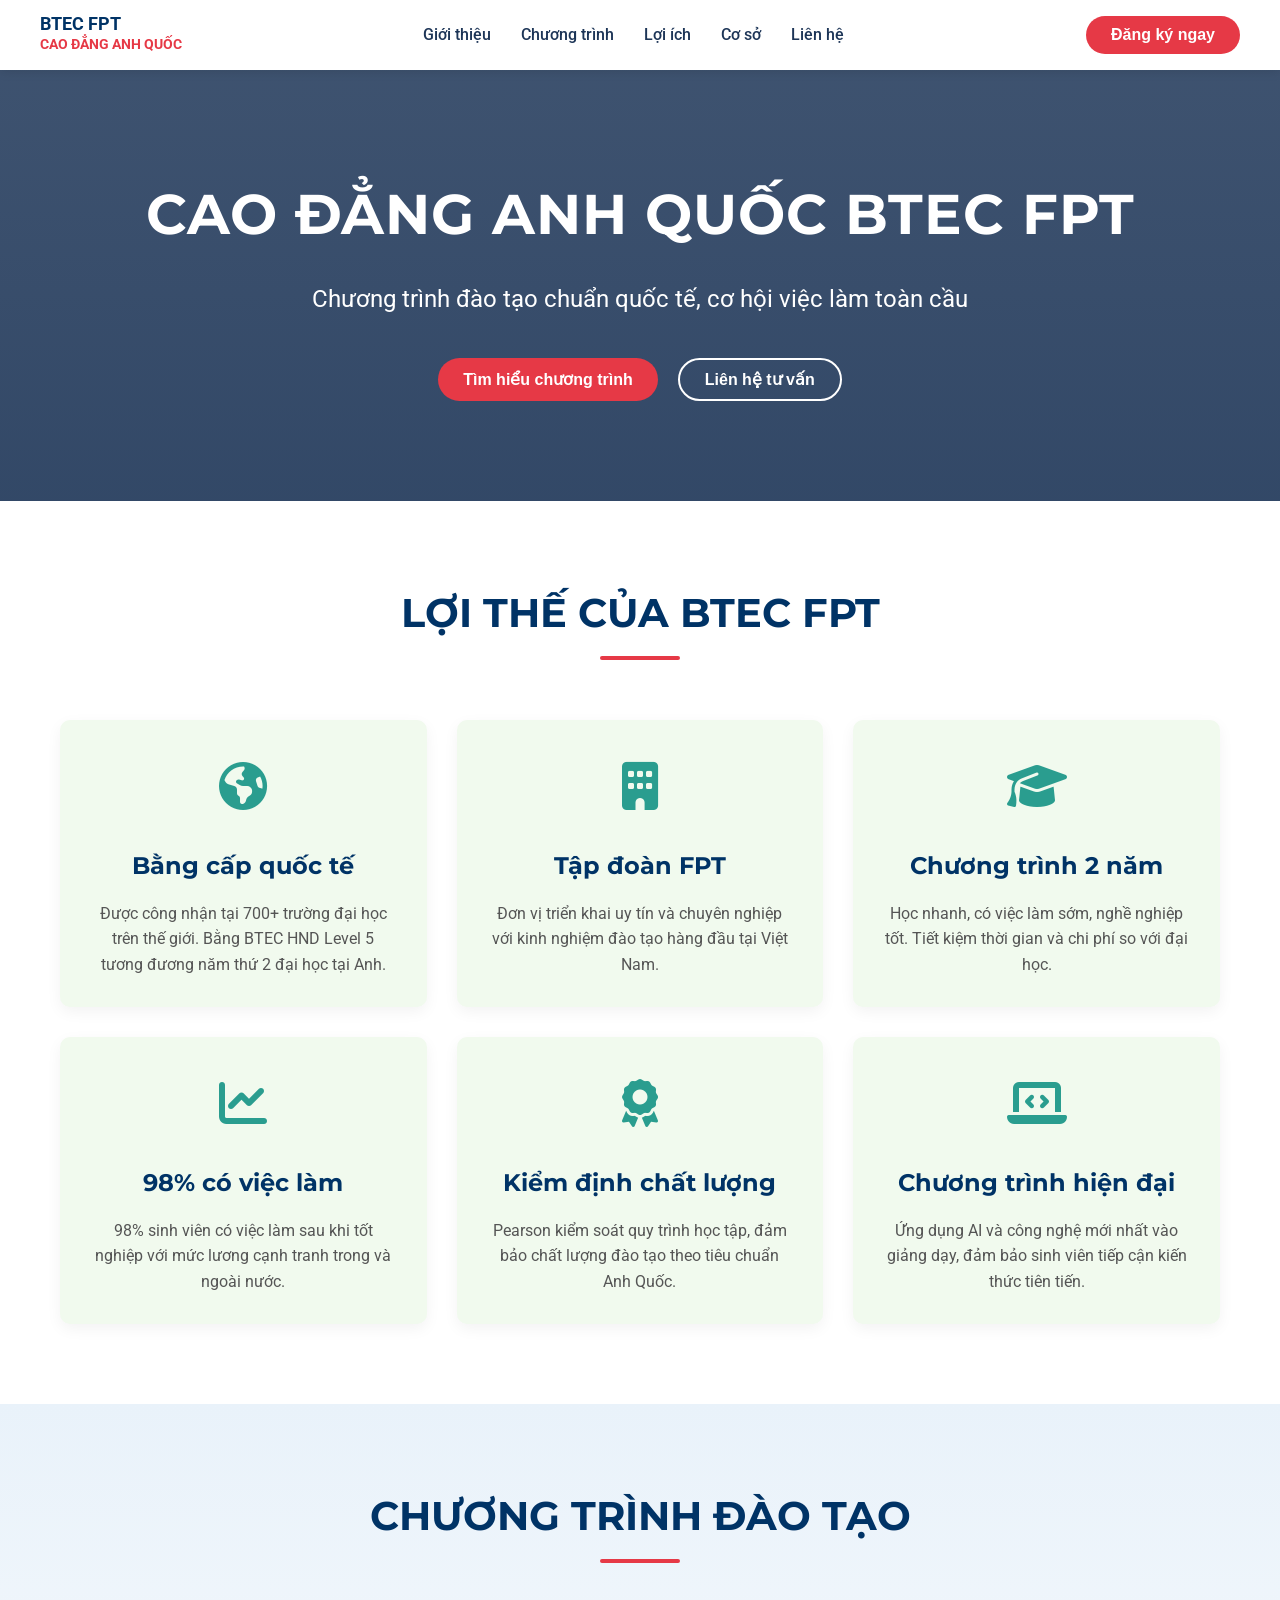
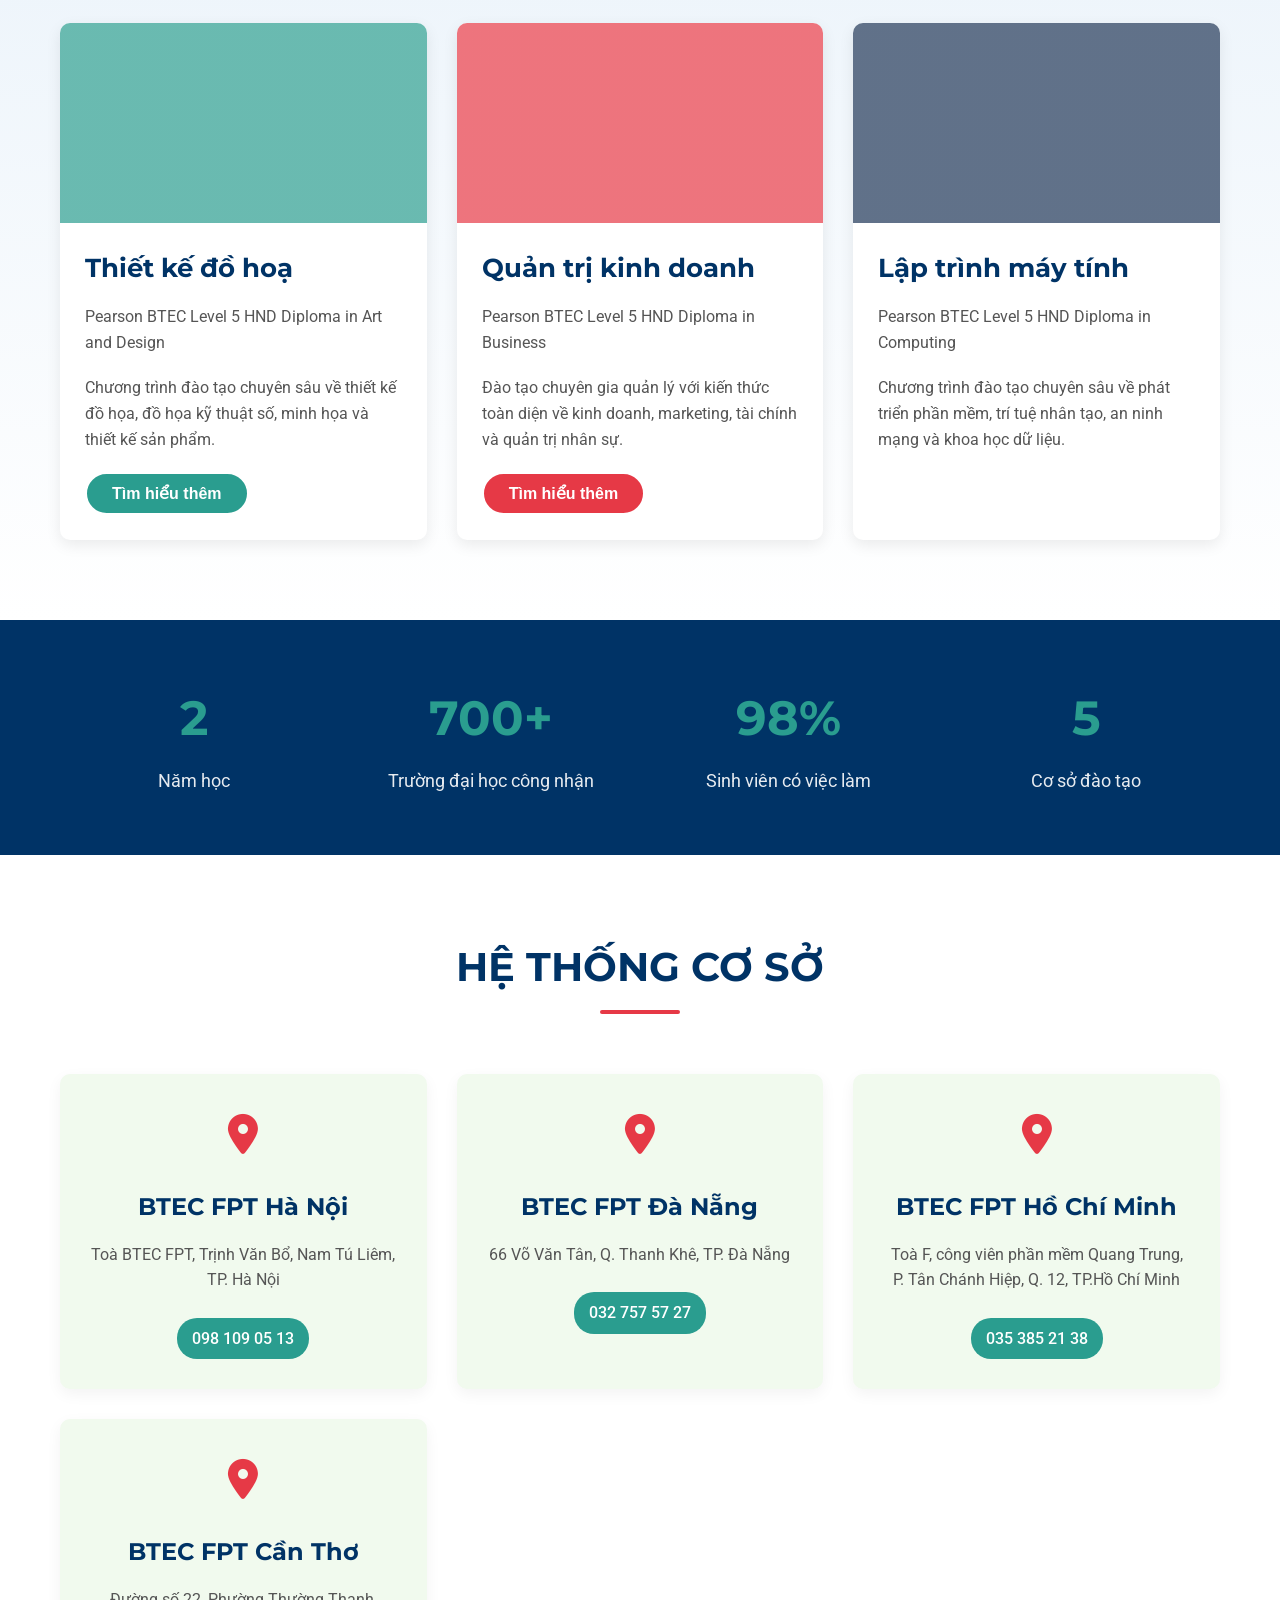
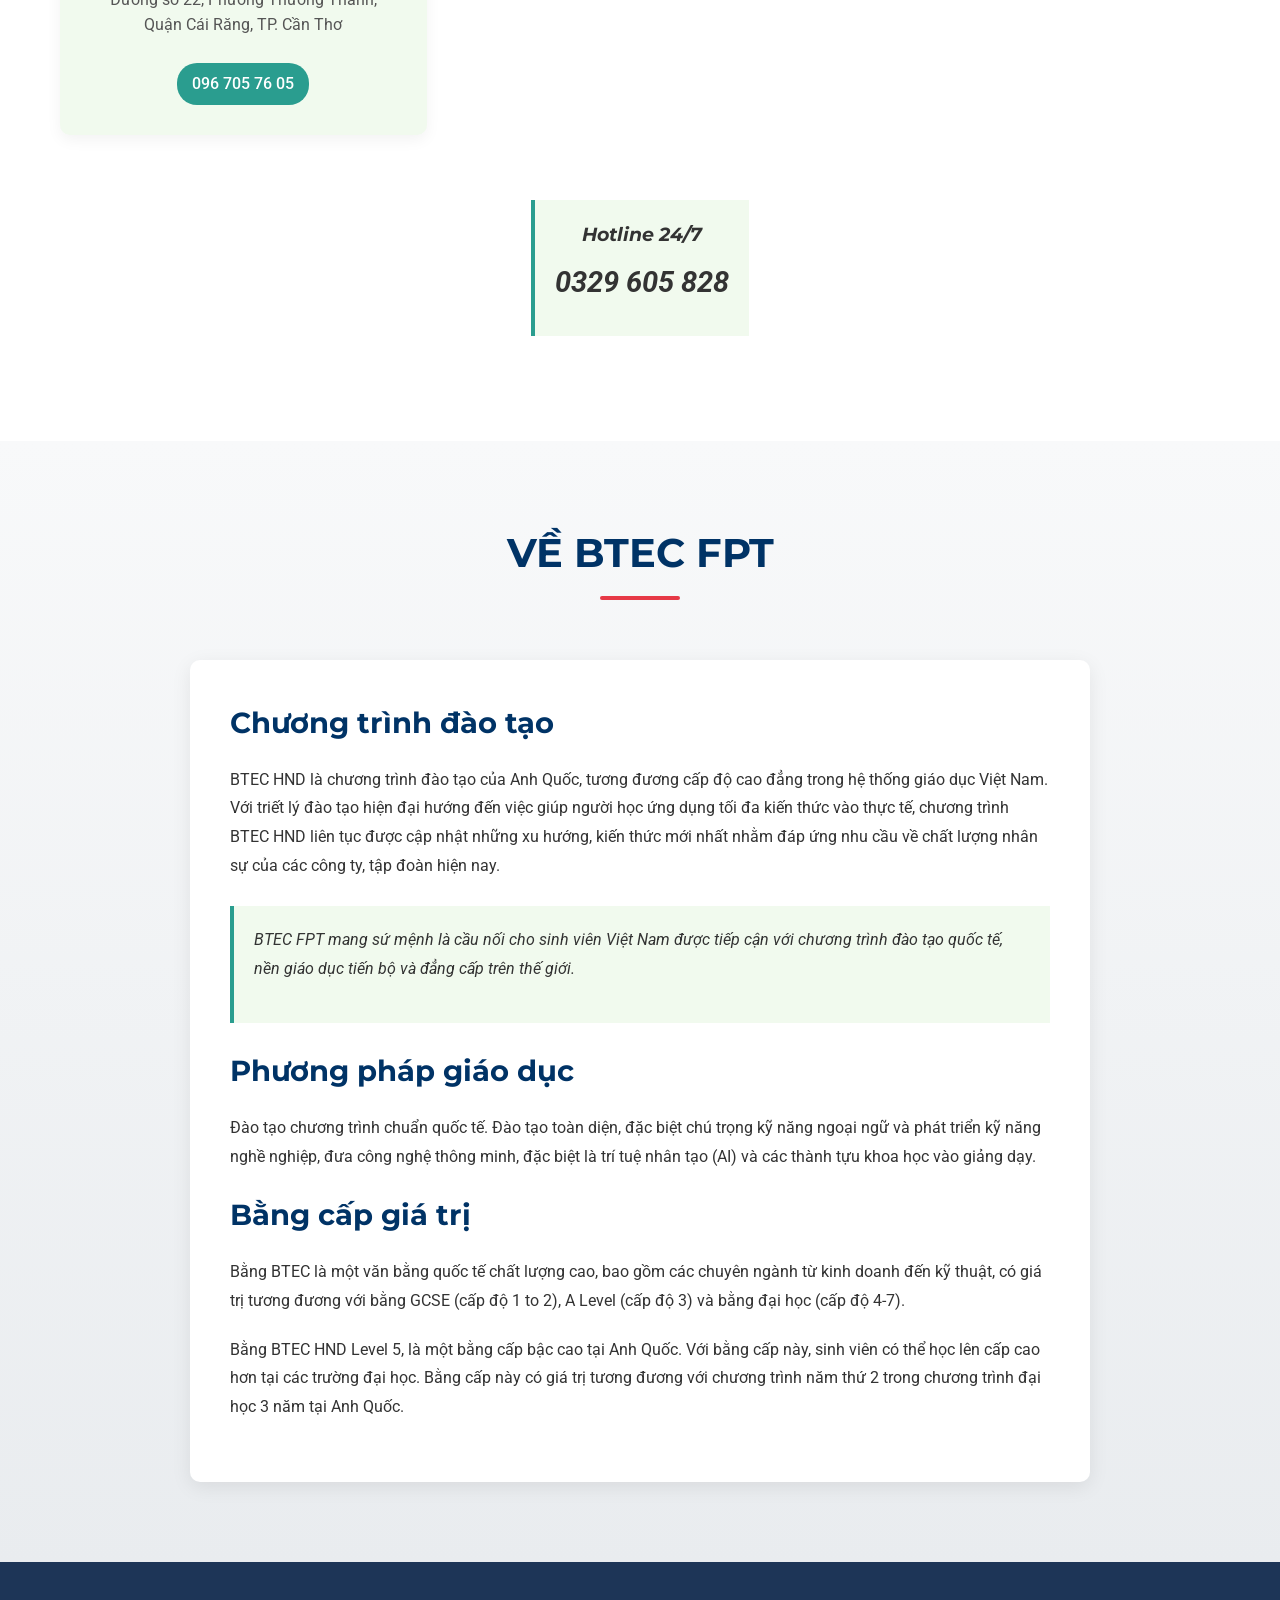
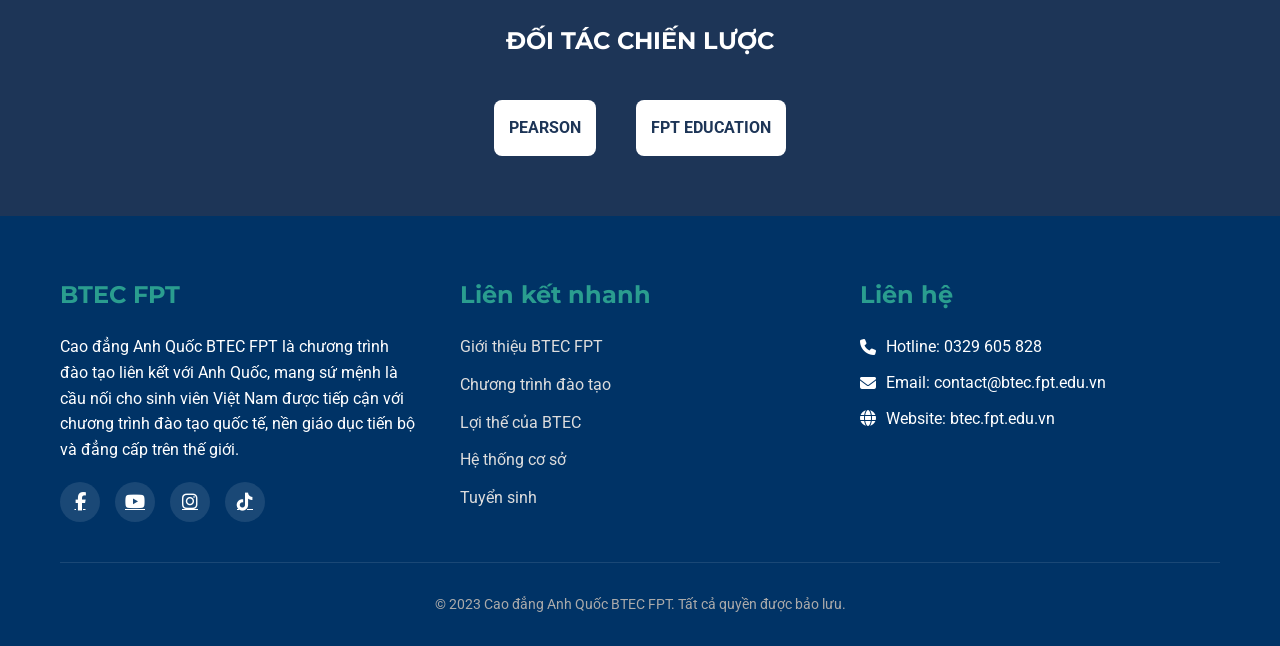
<file: index.html>
<!DOCTYPE html>
<html lang="vi">
<head>
    <meta charset="UTF-8">
    <meta name="viewport" content="width=device-width, initial-scale=1.0">
    <title>Cao đẳng Anh Quốc BTEC FPT</title>
    <link href="https://fonts.googleapis.com/css2?family=Roboto:wght@300;400;500;700&family=Montserrat:wght@600;700&display=swap" rel="stylesheet">
    <link rel="stylesheet" href="https://cdnjs.cloudflare.com/ajax/libs/font-awesome/6.4.0/css/all.min.css">
    <style>
        :root {
            --primary: #003366;
            --secondary: #e63946;
            --accent: #2a9d8f;
            --light: #f1faee;
            --dark: #1d3557;
        }
        
        * {
            margin: 0;
            padding: 0;
            box-sizing: border-box;
        }
        
        body {
            font-family: 'Roboto', sans-serif;
            color: #333;
            line-height: 1.6;
            background-color: #f8f9fa;
        }
        
        h1, h2, h3, h4 {
            font-family: 'Montserrat', sans-serif;
            font-weight: 700;
        }
        
        .container {
            width: 100%;
            max-width: 1200px;
            margin: 0 auto;
            padding: 0 20px;
        }
        
        /* Header Styles */
        header {
            background-color: white;
            box-shadow: 0 2px 10px rgba(0,0,0,0.1);
            position: sticky;
            top: 0;
            z-index: 1000;
        }
        
        .header-container {
            display: flex;
            justify-content: space-between;
            align-items: center;
            padding: 15px 0;
        }
        
        .logo-container {
            display: flex;
            align-items: center;
            gap: 15px;
        }
        
        .logo {
            height: 40px;
        }
        
        .logo-text {
            display: flex;
            flex-direction: column;
            font-weight: 700;
            color: var(--primary);
        }
        
        .logo-text span:first-child {
            font-size: 18px;
            line-height: 1;
        }
        
        .logo-text span:last-child {
            font-size: 14px;
            color: var(--secondary);
        }
        
        nav ul {
            display: flex;
            list-style: none;
            gap: 30px;
        }
        
        nav a {
            text-decoration: none;
            color: var(--dark);
            font-weight: 500;
            font-size: 16px;
            transition: color 0.3s;
            position: relative;
        }
        
        nav a:hover {
            color: var(--secondary);
        }
        
        nav a::after {
            content: '';
            position: absolute;
            bottom: -5px;
            left: 0;
            width: 0;
            height: 2px;
            background-color: var(--secondary);
            transition: width 0.3s;
        }
        
        nav a:hover::after {
            width: 100%;
        }
        
        .cta-button {
            background: var(--secondary);
            color: white;
            border: none;
            padding: 10px 25px;
            border-radius: 30px;
            font-weight: 600;
            font-size: 16px;
            cursor: pointer;
            transition: all 0.3s;
        }
        
        .cta-button:hover {
            background: #c1121f;
            transform: translateY(-2px);
            box-shadow: 0 4px 8px rgba(230, 57, 70, 0.3);
        }
        
        .mobile-menu-btn {
            display: none;
            background: none;
            border: none;
            font-size: 24px;
            cursor: pointer;
            color: var(--primary);
        }
        
        /* Hero Section */
        .hero {
            background: linear-gradient(rgba(29, 53, 87, 0.85), rgba(29, 53, 87, 0.9)), url('https://images.unsplash.com/photo-1523050854058-8df90110c9f1?ixlib=rb-4.0.3&auto=format&fit=crop&w=1920&q=80') no-repeat center center/cover;
            color: white;
            padding: 100px 0;
            text-align: center;
        }
        
        .hero h1 {
            font-size: 3.5rem;
            margin-bottom: 20px;
            text-transform: uppercase;
            letter-spacing: 1px;
        }
        
        .hero p {
            font-size: 1.5rem;
            max-width: 800px;
            margin: 0 auto 40px;
        }
        
        .hero-buttons {
            display: flex;
            justify-content: center;
            gap: 20px;
            margin-top: 30px;
        }
        
        .secondary-button {
            background: transparent;
            color: white;
            border: 2px solid white;
            padding: 10px 25px;
            border-radius: 30px;
            font-weight: 600;
            font-size: 16px;
            cursor: pointer;
            transition: all 0.3s;
        }
        
        .secondary-button:hover {
            background: white;
            color: var(--primary);
        }
        
        /* Features Section */
        .features {
            padding: 80px 0;
            background-color: white;
        }
        
        .section-title {
            text-align: center;
            margin-bottom: 60px;
            color: var(--primary);
        }
        
        .section-title h2 {
            font-size: 2.5rem;
            position: relative;
            display: inline-block;
            padding-bottom: 15px;
        }
        
        .section-title h2::after {
            content: '';
            position: absolute;
            bottom: 0;
            left: 50%;
            transform: translateX(-50%);
            width: 80px;
            height: 4px;
            background: var(--secondary);
            border-radius: 2px;
        }
        
        .features-grid {
            display: grid;
            grid-template-columns: repeat(auto-fit, minmax(300px, 1fr));
            gap: 30px;
        }
        
        .feature-card {
            background: var(--light);
            border-radius: 10px;
            padding: 30px;
            text-align: center;
            transition: transform 0.3s, box-shadow 0.3s;
            box-shadow: 0 5px 15px rgba(0,0,0,0.05);
        }
        
        .feature-card:hover {
            transform: translateY(-10px);
            box-shadow: 0 15px 30px rgba(0,0,0,0.1);
        }
        
        .feature-icon {
            font-size: 3rem;
            color: var(--accent);
            margin-bottom: 20px;
        }
        
        .feature-card h3 {
            color: var(--primary);
            margin-bottom: 15px;
            font-size: 1.5rem;
        }
        
        .feature-card p {
            color: #555;
        }
        
        /* Programs Section */
        .programs {
            padding: 80px 0;
            background: linear-gradient(to bottom, #e9f2fa, #ffffff);
        }
        
        .programs-container {
            display: grid;
            grid-template-columns: repeat(auto-fit, minmax(300px, 1fr));
            gap: 30px;
        }
        
        .program-card {
            background: white;
            border-radius: 10px;
            overflow: hidden;
            box-shadow: 0 5px 15px rgba(0,0,0,0.08);
            transition: transform 0.3s;
        }
        
        .program-card:hover {
            transform: translateY(-10px);
        }
        
        .program-image {
            height: 200px;
            background-size: cover;
            background-position: center;
        }
        
        .program-content {
            padding: 25px;
        }
        
        .program-content h3 {
            color: var(--primary);
            margin-bottom: 15px;
            font-size: 1.6rem;
        }
        
        .program-content p {
            color: #555;
            margin-bottom: 20px;
        }
        
        /* Stats Section */
        .stats {
            background: var(--primary);
            color: white;
            padding: 60px 0;
            text-align: center;
        }
        
        .stats-container {
            display: grid;
            grid-template-columns: repeat(auto-fit, minmax(200px, 1fr));
            gap: 30px;
        }
        
        .stat-item h3 {
            font-size: 3rem;
            margin-bottom: 10px;
            color: var(--accent);
        }
        
        .stat-item p {
            font-size: 1.1rem;
            opacity: 0.9;
        }
        
        /* Campuses Section */
        .campuses {
            padding: 80px 0;
            background: white;
        }
        
        .campuses-container {
            display: grid;
            grid-template-columns: repeat(auto-fit, minmax(300px, 1fr));
            gap: 30px;
        }
        
        .campus-card {
            background: var(--light);
            border-radius: 10px;
            padding: 30px;
            text-align: center;
            box-shadow: 0 5px 15px rgba(0,0,0,0.05);
        }
        
        .campus-icon {
            font-size: 2.5rem;
            color: var(--secondary);
            margin-bottom: 20px;
        }
        
        .campus-card h3 {
            color: var(--primary);
            margin-bottom: 15px;
            font-size: 1.5rem;
        }
        
        .campus-card p {
            margin-bottom: 10px;
            color: #555;
        }
        
        .campus-phone {
            display: inline-block;
            background: var(--accent);
            color: white;
            padding: 8px 15px;
            border-radius: 20px;
            margin-top: 15px;
            text-decoration: none;
            font-weight: 500;
        }
        
        /* About Section */
        .about {
            padding: 80px 0;
            background: linear-gradient(to bottom, #f8f9fa, #e9ecef);
        }
        
        .about-content {
            max-width: 900px;
            margin: 0 auto;
            background: white;
            padding: 40px;
            border-radius: 10px;
            box-shadow: 0 5px 20px rgba(0,0,0,0.08);
        }
        
        .about-content h3 {
            color: var(--primary);
            margin-bottom: 20px;
            font-size: 1.8rem;
        }
        
        .about-content p {
            margin-bottom: 20px;
            line-height: 1.8;
        }
        
        .highlight {
            background: var(--light);
            border-left: 4px solid var(--accent);
            padding: 20px;
            margin: 25px 0;
            font-style: italic;
        }
        
        /* Partners Section */
        .partners {
            padding: 60px 0;
            background: var(--dark);
            color: white;
            text-align: center;
        }
        
        .partners h2 {
            margin-bottom: 40px;
        }
        
        .partners-logos {
            display: flex;
            justify-content: center;
            align-items: center;
            flex-wrap: wrap;
            gap: 40px;
        }
        
        .partner-logo {
            height: 60px;
            filter: brightness(0) invert(1);
            opacity: 0.8;
            transition: opacity 0.3s;
        }
        
        .partner-logo:hover {
            opacity: 1;
        }
        
        /* Footer */
        footer {
            background: var(--primary);
            color: white;
            padding: 60px 0 30px;
        }
        
        .footer-container {
            display: grid;
            grid-template-columns: repeat(auto-fit, minmax(250px, 1fr));
            gap: 40px;
            margin-bottom: 40px;
        }
        
        .footer-col h3 {
            font-size: 1.5rem;
            margin-bottom: 20px;
            color: var(--accent);
        }
        
        .footer-col ul {
            list-style: none;
        }
        
        .footer-col ul li {
            margin-bottom: 12px;
        }
        
        .footer-col ul li a {
            color: #ddd;
            text-decoration: none;
            transition: color 0.3s;
        }
        
        .footer-col ul li a:hover {
            color: white;
        }
        
        .contact-info p {
            margin-bottom: 10px;
            display: flex;
            align-items: center;
            gap: 10px;
        }
        
        .social-links {
            display: flex;
            gap: 15px;
            margin-top: 20px;
        }
        
        .social-links a {
            display: inline-flex;
            align-items: center;
            justify-content: center;
            width: 40px;
            height: 40px;
            background: rgba(255,255,255,0.1);
            border-radius: 50%;
            color: white;
            font-size: 18px;
            transition: all 0.3s;
        }
        
        .social-links a:hover {
            background: var(--accent);
            transform: translateY(-5px);
        }
        
        .copyright {
            text-align: center;
            padding-top: 30px;
            border-top: 1px solid rgba(255,255,255,0.1);
            color: #aaa;
            font-size: 0.9rem;
        }
        
        /* Responsive Design */
        @media (max-width: 992px) {
            .hero h1 {
                font-size: 2.8rem;
            }
            
            .hero p {
                font-size: 1.3rem;
            }
        }
        
        @media (max-width: 768px) {
            .mobile-menu-btn {
                display: block;
            }
            
            nav ul {
                display: none;
                position: absolute;
                top: 70px;
                left: 0;
                width: 100%;
                background: white;
                flex-direction: column;
                padding: 20px;
                box-shadow: 0 10px 10px rgba(0,0,0,0.1);
            }
            
            nav ul.active {
                display: flex;
            }
            
            .hero h1 {
                font-size: 2.3rem;
            }
            
            .hero p {
                font-size: 1.1rem;
            }
            
            .hero-buttons {
                flex-direction: column;
                align-items: center;
            }
            
            .section-title h2 {
                font-size: 2rem;
            }
        }
        
        @media (max-width: 480px) {
            .hero {
                padding: 70px 0;
            }
            
            .hero h1 {
                font-size: 2rem;
            }
            
            .section-title h2 {
                font-size: 1.8rem;
            }
        }
    </style>
</head>
<body>
    <!-- Header -->
    <header>
        <div class="container header-container">
            <div class="logo-container">
                <div class="logo-text">
                    <span>BTEC FPT</span>
                    <span>CAO ĐẲNG ANH QUỐC</span>
                </div>
            </div>
            
            <nav>
                <ul id="nav-menu">
                    <li><a href="#about">Giới thiệu</a></li>
                    <li><a href="#programs">Chương trình</a></li>
                    <li><a href="#features">Lợi ích</a></li>
                    <li><a href="#campuses">Cơ sở</a></li>
                    <li><a href="#contact">Liên hệ</a></li>
                </ul>
                <button class="mobile-menu-btn" id="menu-toggle">
                    <i class="fas fa-bars"></i>
                </button>
            </nav>
            
            <button class="cta-button">Đăng ký ngay</button>
        </div>
    </header>

    <!-- Hero Section -->
    <section class="hero">
        <div class="container">
            <h1>Cao đẳng Anh Quốc BTEC FPT</h1>
            <p>Chương trình đào tạo chuẩn quốc tế, cơ hội việc làm toàn cầu</p>
            <div class="hero-buttons">
                <button class="cta-button">Tìm hiểu chương trình</button>
                <button class="secondary-button">Liên hệ tư vấn</button>
            </div>
        </div>
    </section>

    <!-- Features Section -->
    <section class="features" id="features">
        <div class="container">
            <div class="section-title">
                <h2>LỢI THẾ CỦA BTEC FPT</h2>
            </div>
            
            <div class="features-grid">
                <div class="feature-card">
                    <div class="feature-icon">
                        <i class="fas fa-globe-americas"></i>
                    </div>
                    <h3>Bằng cấp quốc tế</h3>
                    <p>Được công nhận tại 700+ trường đại học trên thế giới. Bằng BTEC HND Level 5 tương đương năm thứ 2 đại học tại Anh.</p>
                </div>
                
                <div class="feature-card">
                    <div class="feature-icon">
                        <i class="fas fa-building"></i>
                    </div>
                    <h3>Tập đoàn FPT</h3>
                    <p>Đơn vị triển khai uy tín và chuyên nghiệp với kinh nghiệm đào tạo hàng đầu tại Việt Nam.</p>
                </div>
                
                <div class="feature-card">
                    <div class="feature-icon">
                        <i class="fas fa-graduation-cap"></i>
                    </div>
                    <h3>Chương trình 2 năm</h3>
                    <p>Học nhanh, có việc làm sớm, nghề nghiệp tốt. Tiết kiệm thời gian và chi phí so với đại học.</p>
                </div>
                
                <div class="feature-card">
                    <div class="feature-icon">
                        <i class="fas fa-chart-line"></i>
                    </div>
                    <h3>98% có việc làm</h3>
                    <p>98% sinh viên có việc làm sau khi tốt nghiệp với mức lương cạnh tranh trong và ngoài nước.</p>
                </div>
                
                <div class="feature-card">
                    <div class="feature-icon">
                        <i class="fas fa-award"></i>
                    </div>
                    <h3>Kiểm định chất lượng</h3>
                    <p>Pearson kiểm soát quy trình học tập, đảm bảo chất lượng đào tạo theo tiêu chuẩn Anh Quốc.</p>
                </div>
                
                <div class="feature-card">
                    <div class="feature-icon">
                        <i class="fas fa-laptop-code"></i>
                    </div>
                    <h3>Chương trình hiện đại</h3>
                    <p>Ứng dụng AI và công nghệ mới nhất vào giảng dạy, đảm bảo sinh viên tiếp cận kiến thức tiên tiến.</p>
                </div>
            </div>
        </div>
    </section>

    <!-- Programs Section -->
    <section class="programs" id="programs">
        <div class="container">
            <div class="section-title">
                <h2>CHƯƠNG TRÌNH ĐÀO TẠO</h2>
            </div>
            
            <div class="programs-container">
                <div class="program-card">
                    <div class="program-image" style="background: linear-gradient(rgba(42, 157, 143, 0.7), rgba(42, 157, 143, 0.7)), url('https://images.unsplash.com/photo-1552664730-d307ca884978?ixlib=rb-4.0.3&auto=format&fit=crop&w=800&q=80');"></div>
                    <div class="program-content">
                        <h3>Thiết kế đồ hoạ</h3>
                        <p>Pearson BTEC Level 5 HND Diploma in Art and Design</p>
                        <p>Chương trình đào tạo chuyên sâu về thiết kế đồ họa, đồ họa kỹ thuật số, minh họa và thiết kế sản phẩm.</p>
                        <button class="secondary-button" style="background: var(--accent);">Tìm hiểu thêm</button>
                    </div>
                </div>
                
                <div class="program-card">
                    <div class="program-image" style="background: linear-gradient(rgba(230, 57, 70, 0.7), rgba(230, 57, 70, 0.7)), url('https://images.unsplash.com/photo-1552664688-cf412ec27db2?ixlib=rb-4.0.3&auto=format&fit=crop&w=800&q=80');"></div>
                    <div class="program-content">
                        <h3>Quản trị kinh doanh</h3>
                        <p>Pearson BTEC Level 5 HND Diploma in Business</p>
                        <p>Đào tạo chuyên gia quản lý với kiến thức toàn diện về kinh doanh, marketing, tài chính và quản trị nhân sự.</p>
                        <button class="secondary-button" style="background: var(--secondary);">Tìm hiểu thêm</button>
                    </div>
                </div>
                
                <div class="program-card">
                    <div class="program-image" style="background: linear-gradient(rgba(29, 53, 87, 0.7), rgba(29, 53, 87, 0.7)), url('https://images.unsplash.com/photo-1555066931-4365d14bab8c?ixlib=rb-4.0.3&auto=format&fit=crop&w=800&q=80');"></div>
                    <div class="program-content">
                        <h3>Lập trình máy tính</h3>
                        <p>Pearson BTEC Level 5 HND Diploma in Computing</p>
                        <p>Chương trình đào tạo chuyên sâu về phát triển phần mềm, trí tuệ nhân tạo, an ninh mạng và khoa học dữ liệu.</p>
                        <button class="secondary-button">Tìm hiểu thêm</button>
                    </div>
                </div>
            </div>
        </div>
    </section>

    <!-- Stats Section -->
    <section class="stats">
        <div class="container">
            <div class="stats-container">
                <div class="stat-item">
                    <h3>2</h3>
                    <p>Năm học</p>
                </div>
                <div class="stat-item">
                    <h3>700+</h3>
                    <p>Trường đại học công nhận</p>
                </div>
                <div class="stat-item">
                    <h3>98%</h3>
                    <p>Sinh viên có việc làm</p>
                </div>
                <div class="stat-item">
                    <h3>5</h3>
                    <p>Cơ sở đào tạo</p>
                </div>
            </div>
        </div>
    </section>

    <!-- Campuses Section -->
    <section class="campuses" id="campuses">
        <div class="container">
            <div class="section-title">
                <h2>HỆ THỐNG CƠ SỞ</h2>
            </div>
            
            <div class="campuses-container">
                <div class="campus-card">
                    <div class="campus-icon">
                        <i class="fas fa-map-marker-alt"></i>
                    </div>
                    <h3>BTEC FPT Hà Nội</h3>
                    <p>Toà BTEC FPT, Trịnh Văn Bổ, Nam Tú Liêm, TP. Hà Nội</p>
                    <a href="tel:0981090513" class="campus-phone">098 109 05 13</a>
                </div>
                
                <div class="campus-card">
                    <div class="campus-icon">
                        <i class="fas fa-map-marker-alt"></i>
                    </div>
                    <h3>BTEC FPT Đà Nẵng</h3>
                    <p>66 Võ Văn Tân, Q. Thanh Khê, TP. Đà Nẵng</p>
                    <a href="tel:0327575727" class="campus-phone">032 757 57 27</a>
                </div>
                
                <div class="campus-card">
                    <div class="campus-icon">
                        <i class="fas fa-map-marker-alt"></i>
                    </div>
                    <h3>BTEC FPT Hồ Chí Minh</h3>
                    <p>Toà F, công viên phần mềm Quang Trung, P. Tân Chánh Hiệp, Q. 12, TP.Hồ Chí Minh</p>
                    <a href="tel:0353852138" class="campus-phone">035 385 21 38</a>
                </div>
                
                <div class="campus-card">
                    <div class="campus-icon">
                        <i class="fas fa-map-marker-alt"></i>
                    </div>
                    <h3>BTEC FPT Cần Thơ</h3>
                    <p>Đường số 22, Phường Thường Thanh, Quận Cái Răng, TP. Cần Thơ</p>
                    <a href="tel:0967057605" class="campus-phone">096 705 76 05</a>
                </div>
            </div>
            
            <div style="text-align: center; margin-top: 40px;">
                <div class="highlight" style="display: inline-block; max-width: 600px;">
                    <h3>Hotline 24/7</h3>
                    <p style="font-size: 1.8rem; font-weight: 700; margin: 10px 0;">0329 605 828</p>
                </div>
            </div>
        </div>
    </section>

    <!-- About Section -->
    <section class="about" id="about">
        <div class="container">
            <div class="section-title">
                <h2>VỀ BTEC FPT</h2>
            </div>
            
            <div class="about-content">
                <h3>Chương trình đào tạo</h3>
                <p>BTEC HND là chương trình đào tạo của Anh Quốc, tương đương cấp độ cao đẳng trong hệ thống giáo dục Việt Nam. Với triết lý đào tạo hiện đại hướng đến việc giúp người học ứng dụng tối đa kiến thức vào thực tế, chương trình BTEC HND liên tục được cập nhật những xu hướng, kiến thức mới nhất nhằm đáp ứng nhu cầu về chất lượng nhân sự của các công ty, tập đoàn hiện nay.</p>
                
                <div class="highlight">
                    <p>BTEC FPT mang sứ mệnh là cầu nối cho sinh viên Việt Nam được tiếp cận với chương trình đào tạo quốc tế, nền giáo dục tiến bộ và đẳng cấp trên thế giới.</p>
                </div>
                
                <h3>Phương pháp giáo dục</h3>
                <p>Đào tạo chương trình chuẩn quốc tế. Đào tạo toàn diện, đặc biệt chú trọng kỹ năng ngoại ngữ và phát triển kỹ năng nghề nghiệp, đưa công nghệ thông minh, đặc biệt là trí tuệ nhân tạo (AI) và các thành tựu khoa học vào giảng dạy.</p>
                
                <h3>Bằng cấp giá trị</h3>
                <p>Bằng BTEC là một văn bằng quốc tế chất lượng cao, bao gồm các chuyên ngành từ kinh doanh đến kỹ thuật, có giá trị tương đương với bằng GCSE (cấp độ 1 to 2), A Level (cấp độ 3) và bằng đại học (cấp độ 4-7).</p>
                <p>Bằng BTEC HND Level 5, là một bằng cấp bậc cao tại Anh Quốc. Với bằng cấp này, sinh viên có thể học lên cấp cao hơn tại các trường đại học. Bằng cấp này có giá trị tương đương với chương trình năm thứ 2 trong chương trình đại học 3 năm tại Anh Quốc.</p>
            </div>
        </div>
    </section>

    <!-- Partners Section -->
    <section class="partners">
        <div class="container">
            <h2>ĐỐI TÁC CHIẾN LƯỢC</h2>
            <div class="partners-logos">
                <div style="background: white; padding: 15px; border-radius: 8px;">
                    <p style="color: var(--dark); font-weight: 700; margin: 0;">PEARSON</p>
                </div>
                <div style="background: white; padding: 15px; border-radius: 8px;">
                    <p style="color: var(--dark); font-weight: 700; margin: 0;">FPT EDUCATION</p>
                </div>
            </div>
        </div>
    </section>

    <!-- Footer -->
    <footer id="contact">
        <div class="container">
            <div class="footer-container">
                <div class="footer-col">
                    <h3>BTEC FPT</h3>
                    <p>Cao đẳng Anh Quốc BTEC FPT là chương trình đào tạo liên kết với Anh Quốc, mang sứ mệnh là cầu nối cho sinh viên Việt Nam được tiếp cận với chương trình đào tạo quốc tế, nền giáo dục tiến bộ và đẳng cấp trên thế giới.</p>
                    <div class="social-links">
                        <a href="#"><i class="fab fa-facebook-f"></i></a>
                        <a href="#"><i class="fab fa-youtube"></i></a>
                        <a href="#"><i class="fab fa-instagram"></i></a>
                        <a href="#"><i class="fab fa-tiktok"></i></a>
                    </div>
                </div>
                
                <div class="footer-col">
                    <h3>Liên kết nhanh</h3>
                    <ul>
                        <li><a href="#about">Giới thiệu BTEC FPT</a></li>
                        <li><a href="#programs">Chương trình đào tạo</a></li>
                        <li><a href="#features">Lợi thế của BTEC</a></li>
                        <li><a href="#campuses">Hệ thống cơ sở</a></li>
                        <li><a href="#">Tuyển sinh</a></li>
                    </ul>
                </div>
                
                <div class="footer-col">
                    <h3>Liên hệ</h3>
                    <div class="contact-info">
                        <p><i class="fas fa-phone"></i> Hotline: 0329 605 828</p>
                        <p><i class="fas fa-envelope"></i> Email: contact@btec.fpt.edu.vn</p>
                        <p><i class="fas fa-globe"></i> Website: btec.fpt.edu.vn</p>
                    </div>
                </div>
            </div>
            
            <div class="copyright">
                <p>&copy; 2023 Cao đẳng Anh Quốc BTEC FPT. Tất cả quyền được bảo lưu.</p>
            </div>
        </div>
    </footer>

    <script>
        // Mobile Menu Toggle
        const menuToggle = document.getElementById('menu-toggle');
        const navMenu = document.getElementById('nav-menu');
        
        menuToggle.addEventListener('click', () => {
            navMenu.classList.toggle('active');
        });
        
        // Smooth scrolling for anchor links
        document.querySelectorAll('a[href^="#"]').forEach(anchor => {
            anchor.addEventListener('click', function (e) {
                e.preventDefault();
                
                navMenu.classList.remove('active');
                
                document.querySelector(this.getAttribute('href')).scrollIntoView({
                    behavior: 'smooth'
                });
            });
        });
        
        // Add scroll animation
        const observerOptions = {
            threshold: 0.1
        };
        
        const observer = new IntersectionObserver((entries) => {
            entries.forEach(entry => {
                if (entry.isIntersecting) {
                    entry.target.classList.add('animate');
                }
            });
        }, observerOptions);
        
        document.querySelectorAll('.feature-card, .program-card, .campus-card').forEach(card => {
            observer.observe(card);
        });
    </script>
</body>
</html>
</file>
